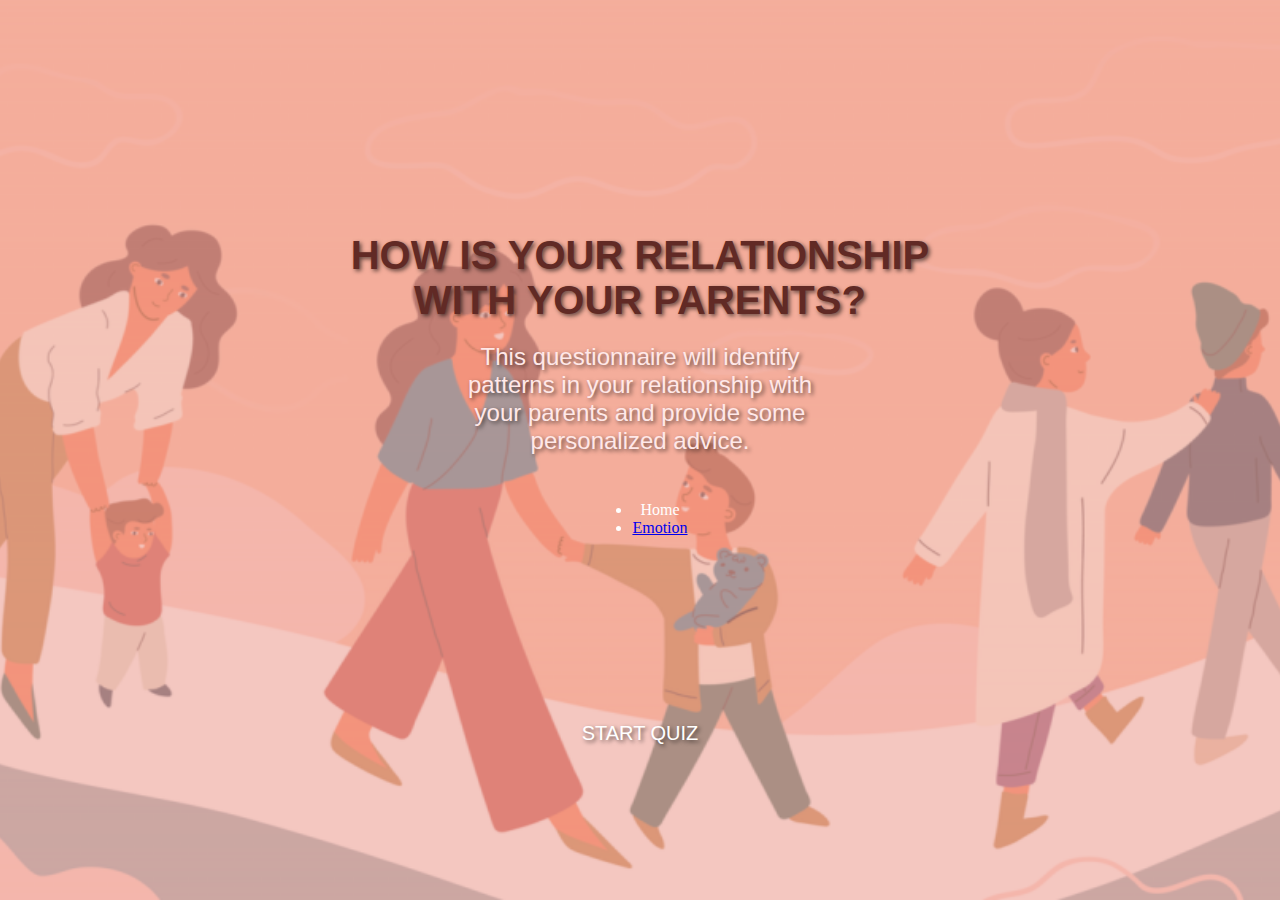
<file: index.html>
<!DOCTYPE html>
<html>
    <head>
        <title>Relationship Detect</title>
        <meta charset="utf-8">
        <meta name="viewport" content="width=device-width, initial-scale = 1.0" />
        <link rel="stylesheet" href="styles.css">
        <script src="script.js" defer></script>
    </head>
    <body>
            <div class="bg">
        <div id="quiz">
                <div id="description">
                    <h1>How is your relationship with your parents?</h1>
                    <div id="questions">
                        <h2>This questionnaire will identify patterns in your relationship with your parents and provide some personalized advice.</h2>
                    </div> 
                    <ul id="nav-list">
                        <li>Home</li>
                        <li><a href="emoji.html">Emotion</a></li>
                    </ul>
                    <ul id="answers"></ul>
                    <div style="clear: both"></div>
                    <button id="button" class="button">
                    <h3> Start Quiz</h3>
                    </button>
                </div>
        

           

                    </ul>
                    <i id="right" class="fa-solid fa-angle-right"></i>
                  </div>
              
           
            
       </div>
       <div id="results">
            <div id="resultDescription">
                <h1> Results</h1>
                <p>
                    You are in the<span id="topScore"></span>!
                    <span id="description"></span>
                    <span id="botanical"></span>
                    <span id="description2"></span>
                    <br>
                    <div class="italic"> <span id="plural"></span>  <span id="gen"></span> </div>
                </p>

                <button class="button2" onClick="location.href= 'javascript:window.location.href=window.location.href'" type="button"> Restart Quiz!</button>
            </div>

       <div id="error">
            <p>You are all set</p>
       </div> 
    </div> 
    </body>
</html>
</file>
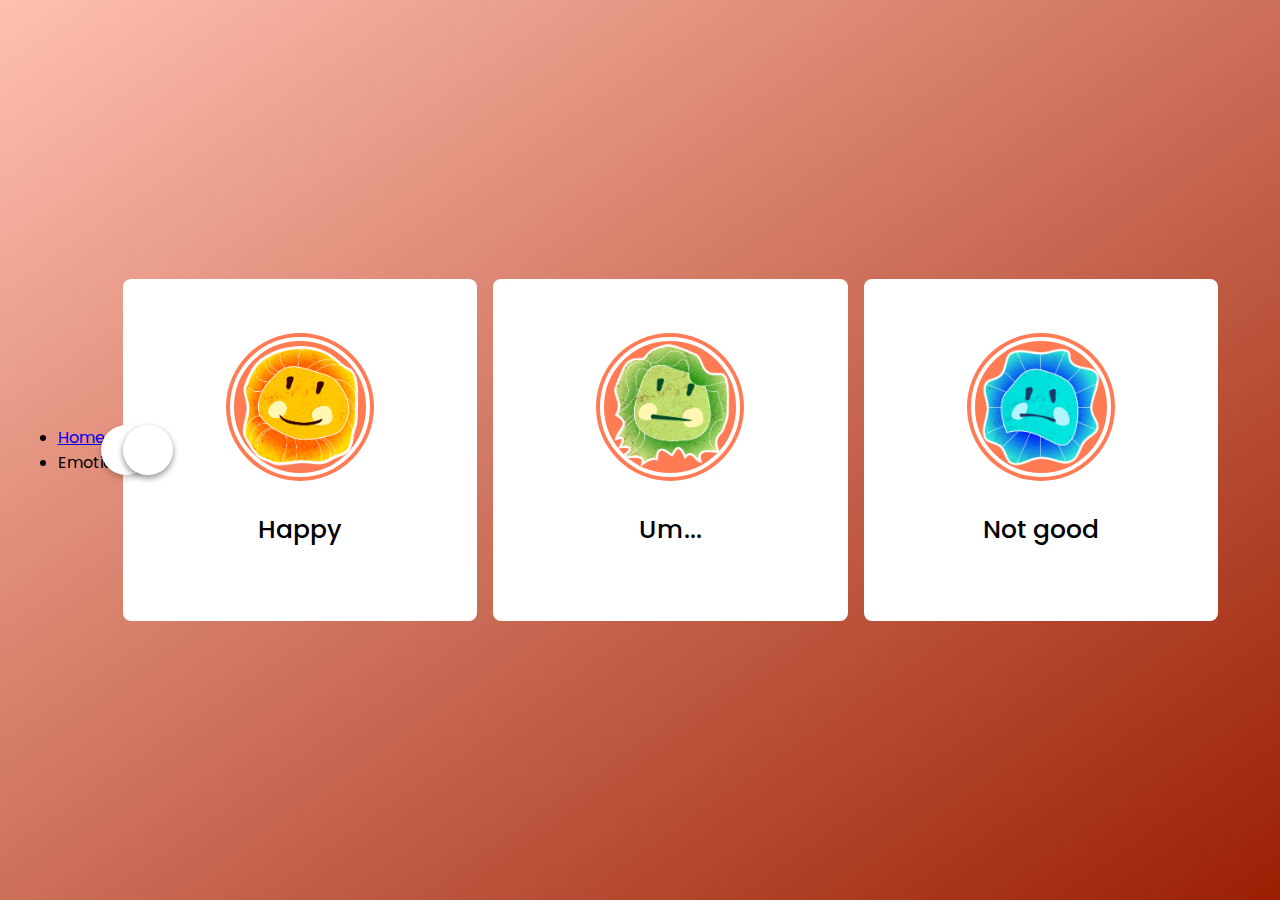
<file: emoji.html>
<!DOCTYPE html>
<html lang="en" dir="ltr">
  <head>
    <meta charset="utf-8">
    <title>Emoji</title>
    <link rel="stylesheet" href="style-emoji.css">
    <meta name="viewport" content="width=device-width, initial-scale=1.0">
    <link rel="stylesheet" href="style-emoji.css">
    <script src="js-emoji.js" defer></script>
  </head>

  <body>
    <ul id="nav-list">
        <li><a href="index.html">Home</a></li>
        <li>Emotion</li>
    </ul>


    <div class="wrapper">
        <i id="left" class="fa-solid fa-angle-left"></i>
        <ul class="carousel">
          <li class="card">
            <div class="img"><img src="emo.png" alt="img" draggable="false"></div>
            <h2>Super Happy!!</h2>

          </li>
          <li class="card">
            <div class="img"><img src="emo2.png" alt="img" draggable="false"></div>
            <h2>Happy</h2>
          </li>
          <li class="card">
            <div class="img"><img src="emo3.png" alt="img" draggable="false"></div>
            <h2>Um...</h2>

          </li>
          <li class="card">
            <div class="img"><img src="emo4.png" alt="img" draggable="false"></div>
            <h2>Not good</h2>

          </li>
          <li class="card">
            <div class="img"><img src="emo5.png" alt="img" draggable="false"></div>
            <h2>Sad</h2>
          </li>

    
      <i id="right" class="fa-solid fa-angle-right"></i>
    </div>

  </body>
</html>
</file>
<file: styles.css>
body {
    height: 100%;
    margin: 0;
    background-repeat: no-repeat;
    background-attachment: fixed;
    background: #1F2421;
    text-align: center;
    color: #ffffff;
}

h1 {
    font-family: urbane-rounded, sans-serif;
    font-weight: 600;
    font-style: normal;
    color: #612a25;
    text-transform: uppercase;
    font-size: 2.5em;
    margin: 80px 0 0;
    text-shadow: 2px 2px 4px rgba(0,0,0,0.6);
}

h2 {
    font-family: urbane-rounded, sans-serif;
    font-weight: 500;
    font-style: normal;
    color: #ffe8e8;
    font-size: 1em;
    padding-top: 0;
    margin-bottom: 30px;
    text-shadow: 2px 2px 4px rgba(0,0,0,0.6);
}

h3 {
    font-family: urbane-rounded, sans-serif;
    font-weight: 500;
    font-style: normal;
    color: #ffffff;
    font-size: 1.5em;
    text-shadow: 2px 2px 4px rgba(0,0,0,0.6);
}

.bg {
    background-image: url("bg.png");
    height: 100vh;
    background-position: center;
    background-repeat: no-repeat;
    background-size: cover;
}

#quiz {
    background-color: rgba(237, 162, 150, 0.6);
    height: 100vh;
    background-position: center;
    background-repeat: no-repeat;
    background-size: cover;
    display: flex;
    align-items: center;
    justify-content: center;
    flex-direction: column;
}

#description{
   
    display: flex; 
    justify-content: center;
    align-items: center;
    text-align: center;
    flex-direction: column;
    margin: auto;
    width:50%;
    padding-top: 50px;
}

#questions {
    font-size: 1.5em;
    width: 60%;
    margin: auto;
}

#answers {
    list-style-type: none;

    padding-top: 45px;

    width: 100%;
    text-align: center;
    font-family: urbane-rounded, sans-serif;
    font-weight: 500;
    font-style: normal;
    color: #cea284;
    font-size: 1em;
}

#answers li {
    width: 100%;
    height: 50px;
    position: relative;
    margin: 20px 0;
}

#answers label,
#answers input {
    display: block;
    position: absolute;
    top: 0;
    left: 0;
    right: 0;
    bottom: 0;
}

#answers input[type="radio"] {
    opacity: 0.011;
    z-index: 100;
}

#answers input[type="radio"]:checked+label {
    opacity: 1;
}

#answers label {
    padding: 5px;
    /* border: 2px solid black; */
    cursor: pointer;
    z-index: 90;
    opacity: 0.7;
    transition: opacity 0.2s linear;
}

#answers label:hover {
    opacity: 1;
}

.button {
    /* background-image: url("/quizImages/button.png"); */
    background-color: #ce9f84;
    background-position: center;
    background-repeat: no-repeat;
    background-size: contain;
    display: flex;
    width: 50%;
    margin: auto;
    border: none;
    justify-content: center;
    align-items: center;
    padding: 0.9em;
    background-color: transparent;
    text-transform: uppercase;
    margin: 60px 20px 20px;
}

.button:hover {
    cursor: pointer;
    transform:scale(1.1,1.1);
}

#results {
    display: none;
    width: 40%;
    margin: auto;
    /* background-image:url("/quizImages/page3.png"); */
    justify-content: center;
    align-items: center;
    text-align: center;
    flex-direction: column;
    min-height: 100vh;
    background-repeat: no-repeat;
    background-size: contain;
    background-position: center;
    padding: 0 80px;
}

#error {
    display: none;
}

#botanical {
    font-style: italic;
}

.heart {
    position: relative;
    left: 50%;
    top: 50%;
    width: 24px;
      height: 24px;
    clip-path: path("M12 4.248c-3.148-5.402-12-3.825-12 2.944 0 4.661 5.571 9.427 12 15.808 6.43-6.381 12-11.147 12-15.808 0-6.792-8.875-8.306-12-2.944z");
    z-index: -100;
    opacity: 0.5;
    transform: translate(-50%, -50%);
  }
  
  h0 {
    background: #fcc38d;
    transform: translate(-50%, -50%) scale(150);
    animation: move0 2s linear infinite;
  }
  
  .h1 {
    background: #FF5252;
    transform: translate(-50%, -50%) scale(90);
    animation: move1 2s linear infinite;
  }
  
  .h2 {
    background: rgb(237, 151, 104);
    transform: translate(-50%, -50%) scale(60);
    animation: move2 2s linear infinite;
  }
  
  .h3 {
    background: #fcc38d;
    transform: translate(-50%, -50%) scale(40);
    animation: move3 2s linear infinite;
  }
  
  @keyframes move0 {
    to {
      transform: scale(180);
      background: rgb(237, 151, 104);
    }
  }
  
  @keyframes move1 {
    to {
      transform: scale(150);
      background: #fcc38d;
    }
  }
  
  @keyframes move2 {
    to {
      transform: scale(90);
      background: #FF5252;
    }
  }
  
  @keyframes move3 {
    to {
      transform: scale(60);
      background: rgb(237, 151, 104);
    }
  }
  
  @keyframes move4 {
    to {
      transform: scale(40);
      background: #fcc38d;
    }
  }
  
  @keyframes move5 {
    to {
      transform: scale(20);
      background: #FF5252;
    }
  }
  
  @keyframes move6 {
    to {
      transform: scale(5);
      background: rgb(237, 151, 104);
    }
  }
</file>
<file: style-emoji.css>
/* Import Google font - Poppins */
@import url('https://fonts.googleapis.com/css2?family=Poppins:wght@400;500;600&display=swap');
* {
  margin: 0;
  padding: 0;
  box-sizing: border-box;
  font-family: "Poppins", sans-serif;
}
body {
  display: flex;
  padding: 0 35px;
  align-items: center;
  justify-content: center;
  min-height: 100vh;
  background: linear-gradient(to left top, #9a1f03, #ffb6a4de);
}
.wrapper {
  max-width: 1100px;
  width: 100%;
  position: relative;
}
.wrapper i {
  top: 50%;
  height: 50px;
  width: 50px;
  cursor: pointer;
  font-size: 1.25rem;
  position: absolute;
  text-align: center;
  line-height: 50px;
  background: #fff;
  border-radius: 50%;
  box-shadow: 0 3px 6px rgba(0,0,0,0.23);
  transform: translateY(-50%);
  transition: transform 0.1s linear;
}
.wrapper i:active{
  transform: translateY(-50%) scale(0.85);
}
.wrapper i:first-child{
  left: -22px;
}
.wrapper i:last-child{
  right: -22px;
}
.wrapper .carousel{
  display: grid;
  grid-auto-flow: column;
  grid-auto-columns: calc((100% / 3) - 12px);
  overflow-x: auto;
  scroll-snap-type: x mandatory;
  gap: 16px;
  border-radius: 8px;
  scroll-behavior: smooth;
  scrollbar-width: none;
}
.carousel::-webkit-scrollbar {
  display: none;
}
.carousel.no-transition {
  scroll-behavior: auto;
}
.carousel.dragging {
  scroll-snap-type: none;
  scroll-behavior: auto;
}
.carousel.dragging .card {
  cursor: grab;
  user-select: none;
}
.carousel :where(.card, .img) {
  display: flex;
  justify-content: center;
  align-items: center;
}
.carousel .card {
  scroll-snap-align: start;
  height: 342px;
  list-style: none;
  background: #fff;
  cursor: pointer;
  padding-bottom: 15px;
  flex-direction: column;
  border-radius: 8px;
}
.carousel .card .img {
  background: #ff7b53;
  height: 148px;
  width: 148px;
  border-radius: 50%;
}
.card .img img {
  width: 140px;
  height: 140px;
  border-radius: 50%;
  object-fit: cover;
  border: 4px solid #fff;
}
.carousel .card h2 {
  font-weight: 500;
  font-size: 1.56rem;
  margin: 30px 0 5px;
}
.carousel .card span {
  color: #6A6D78;
  font-size: 1.31rem;
}

@media screen and (max-width: 900px) {
  .wrapper .carousel {
    grid-auto-columns: calc((100% / 2) - 9px);
  }
}

@media screen and (max-width: 600px) {
  .wrapper .carousel {
    grid-auto-columns: 100%;
  }
}
</file>
